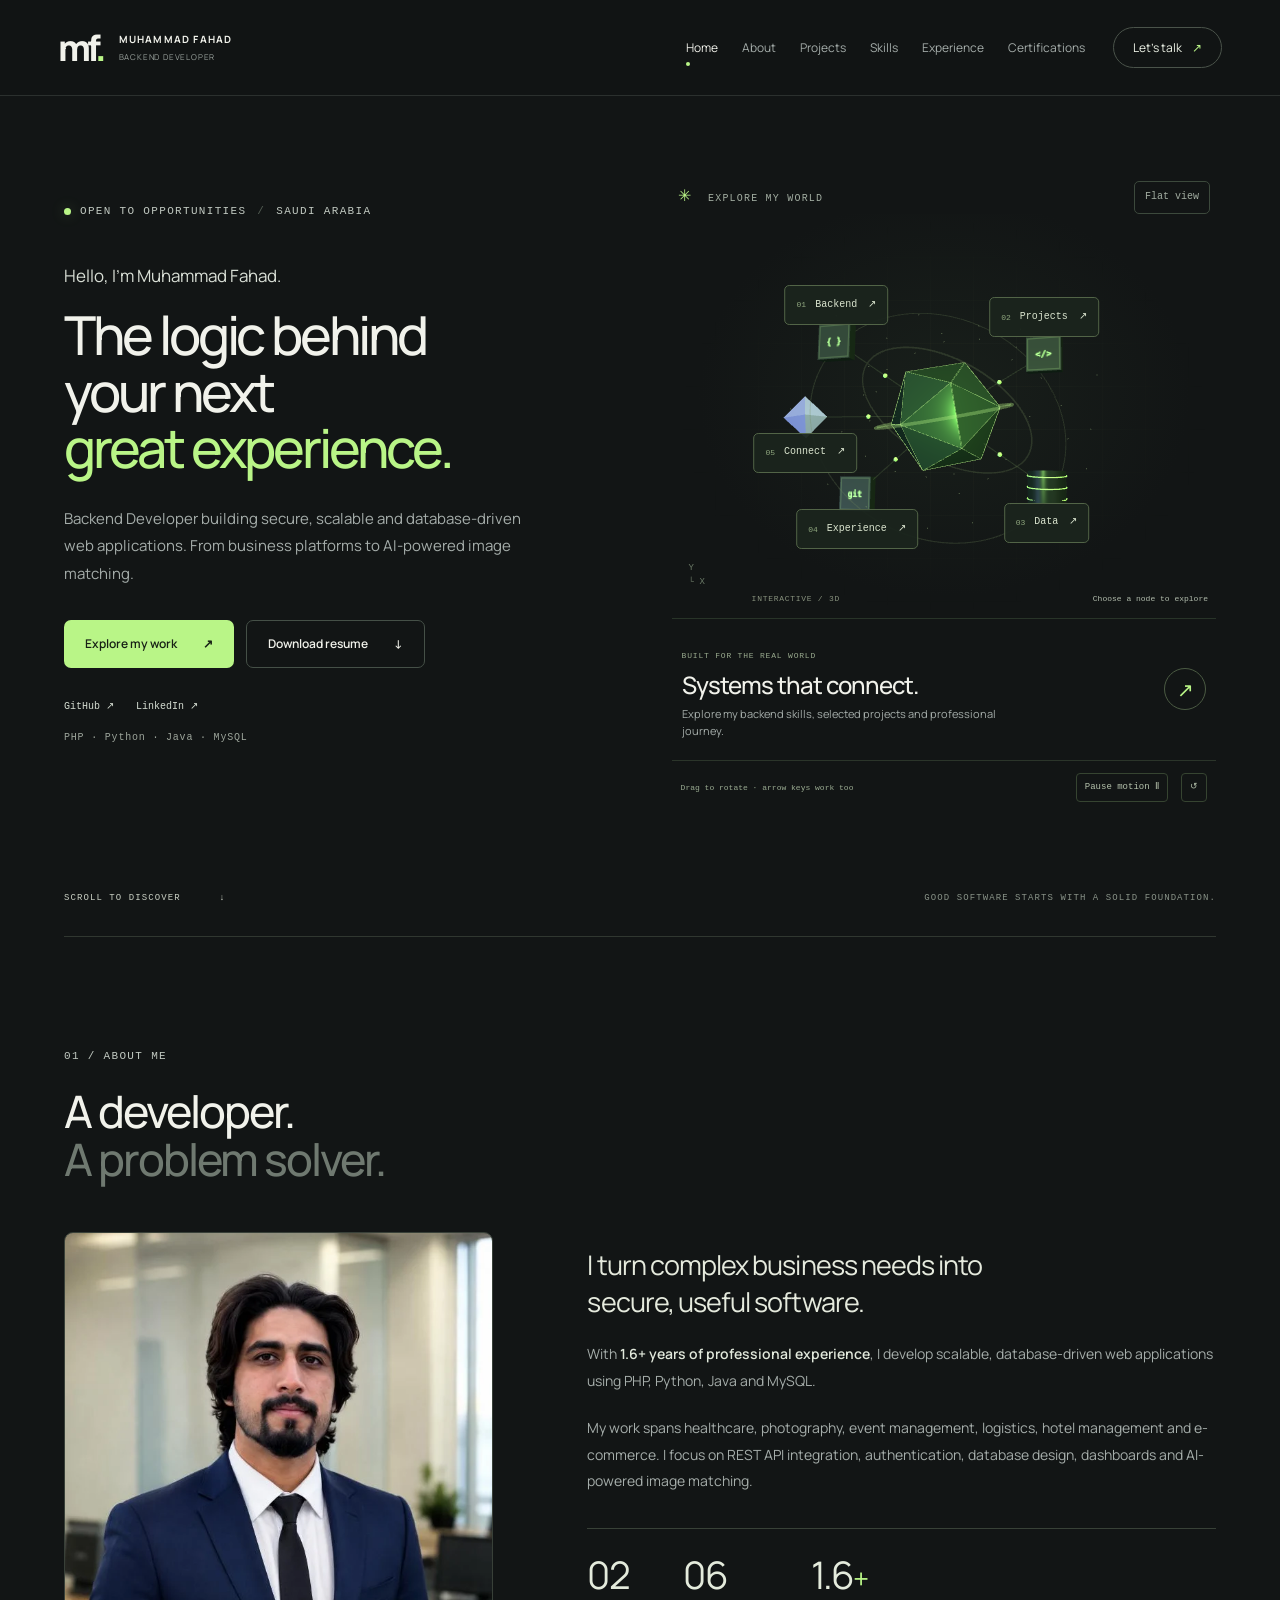
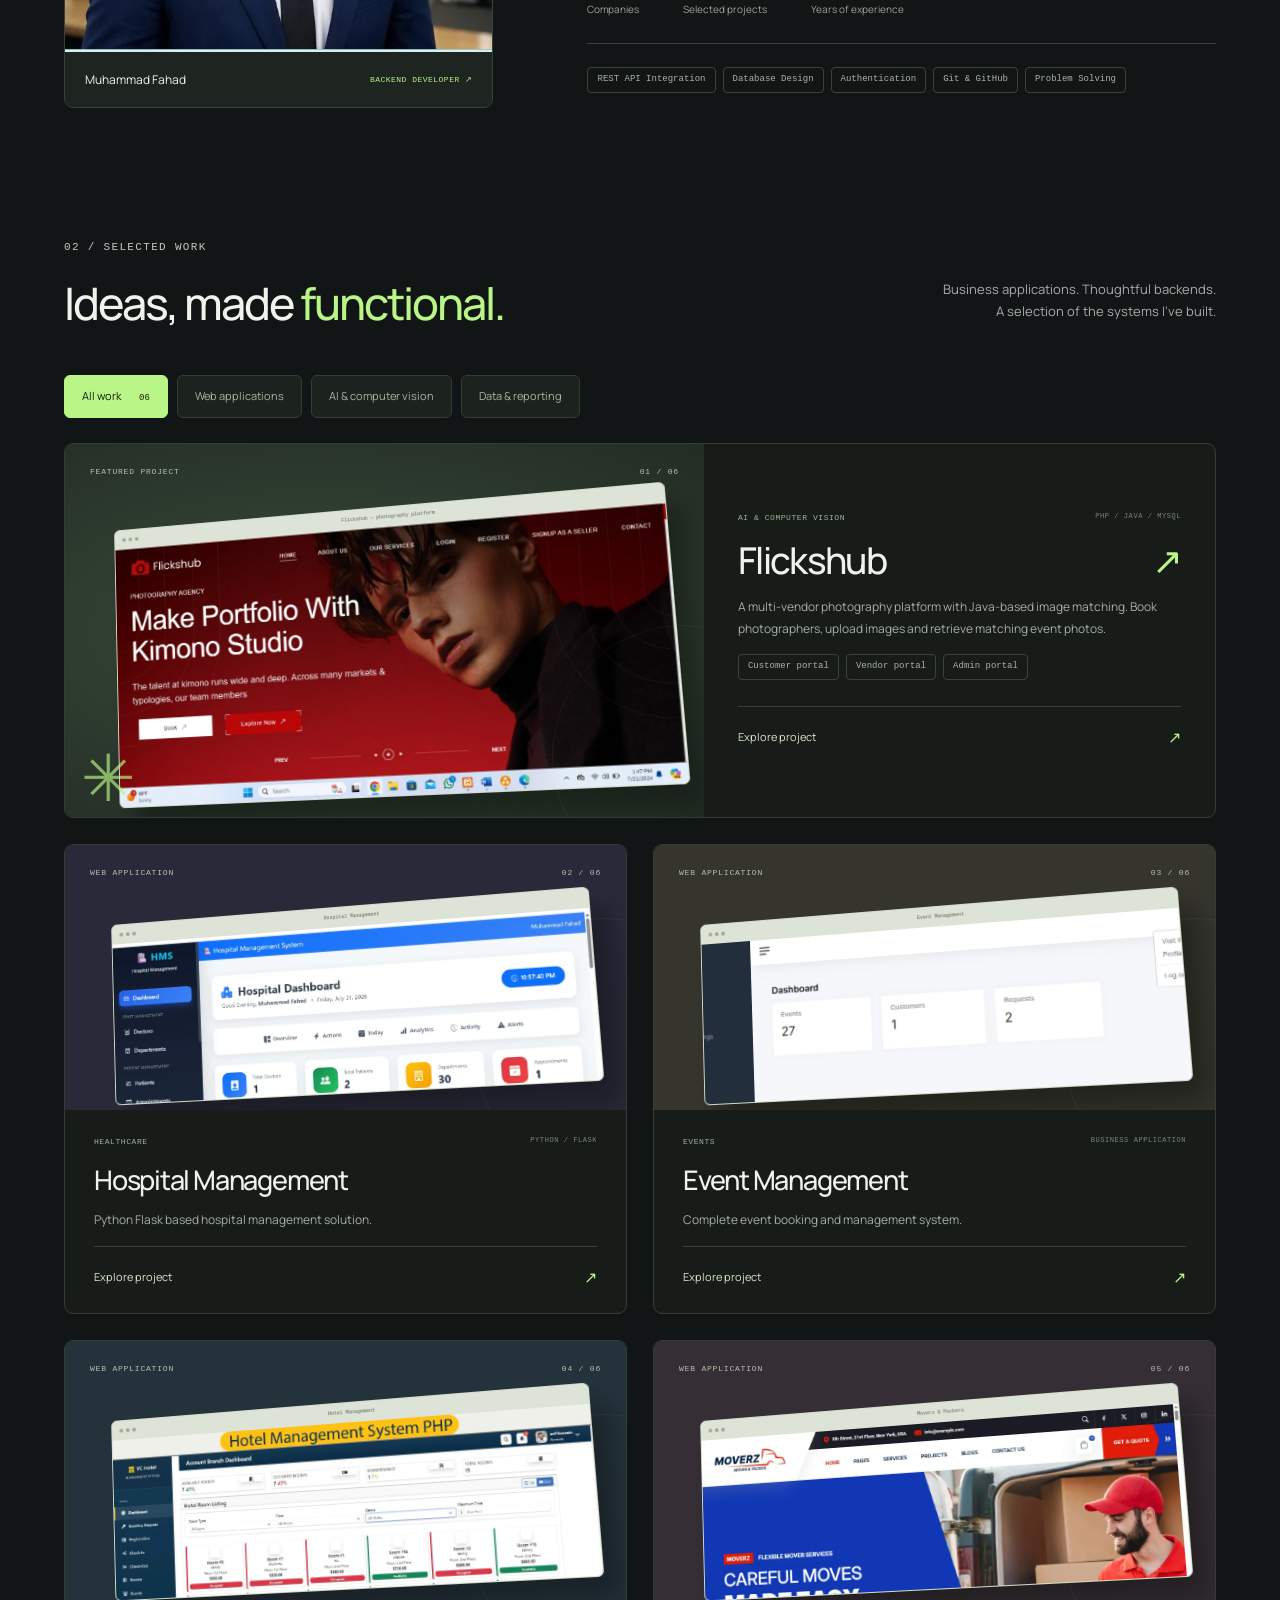
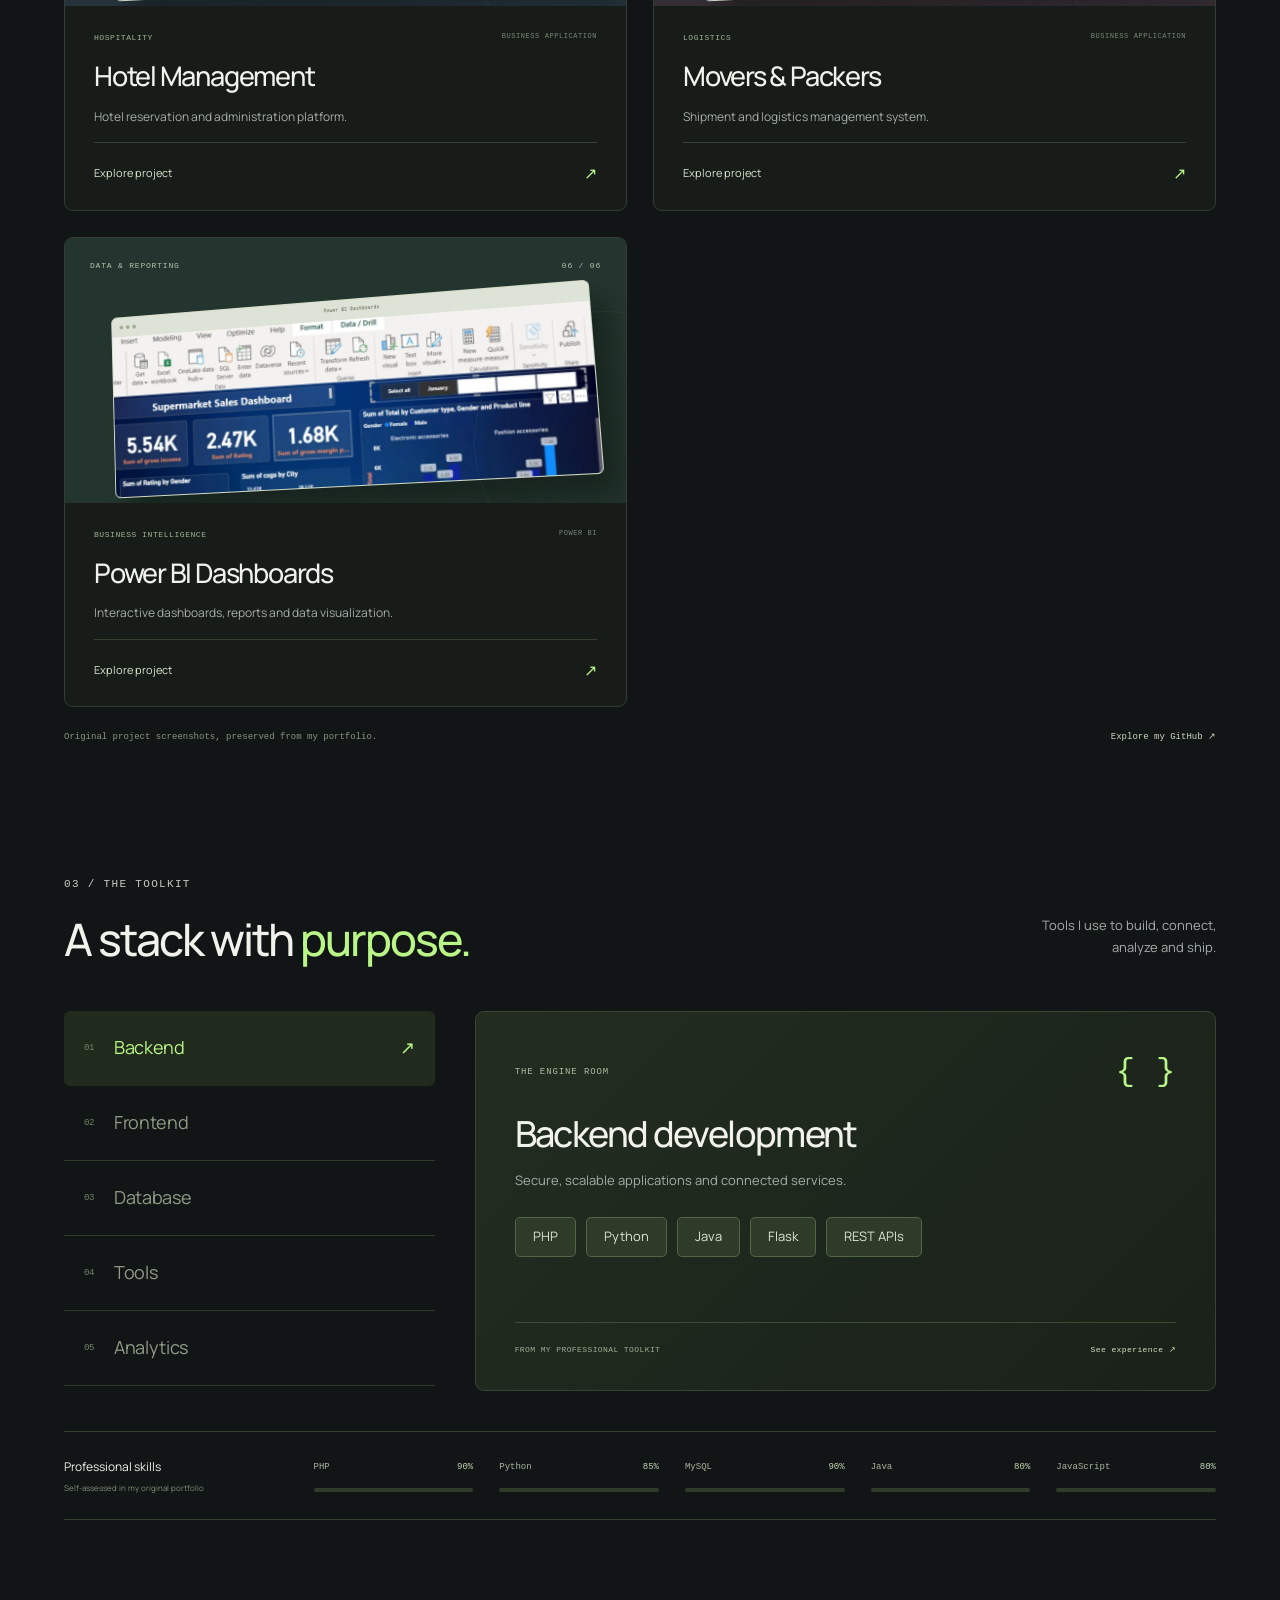
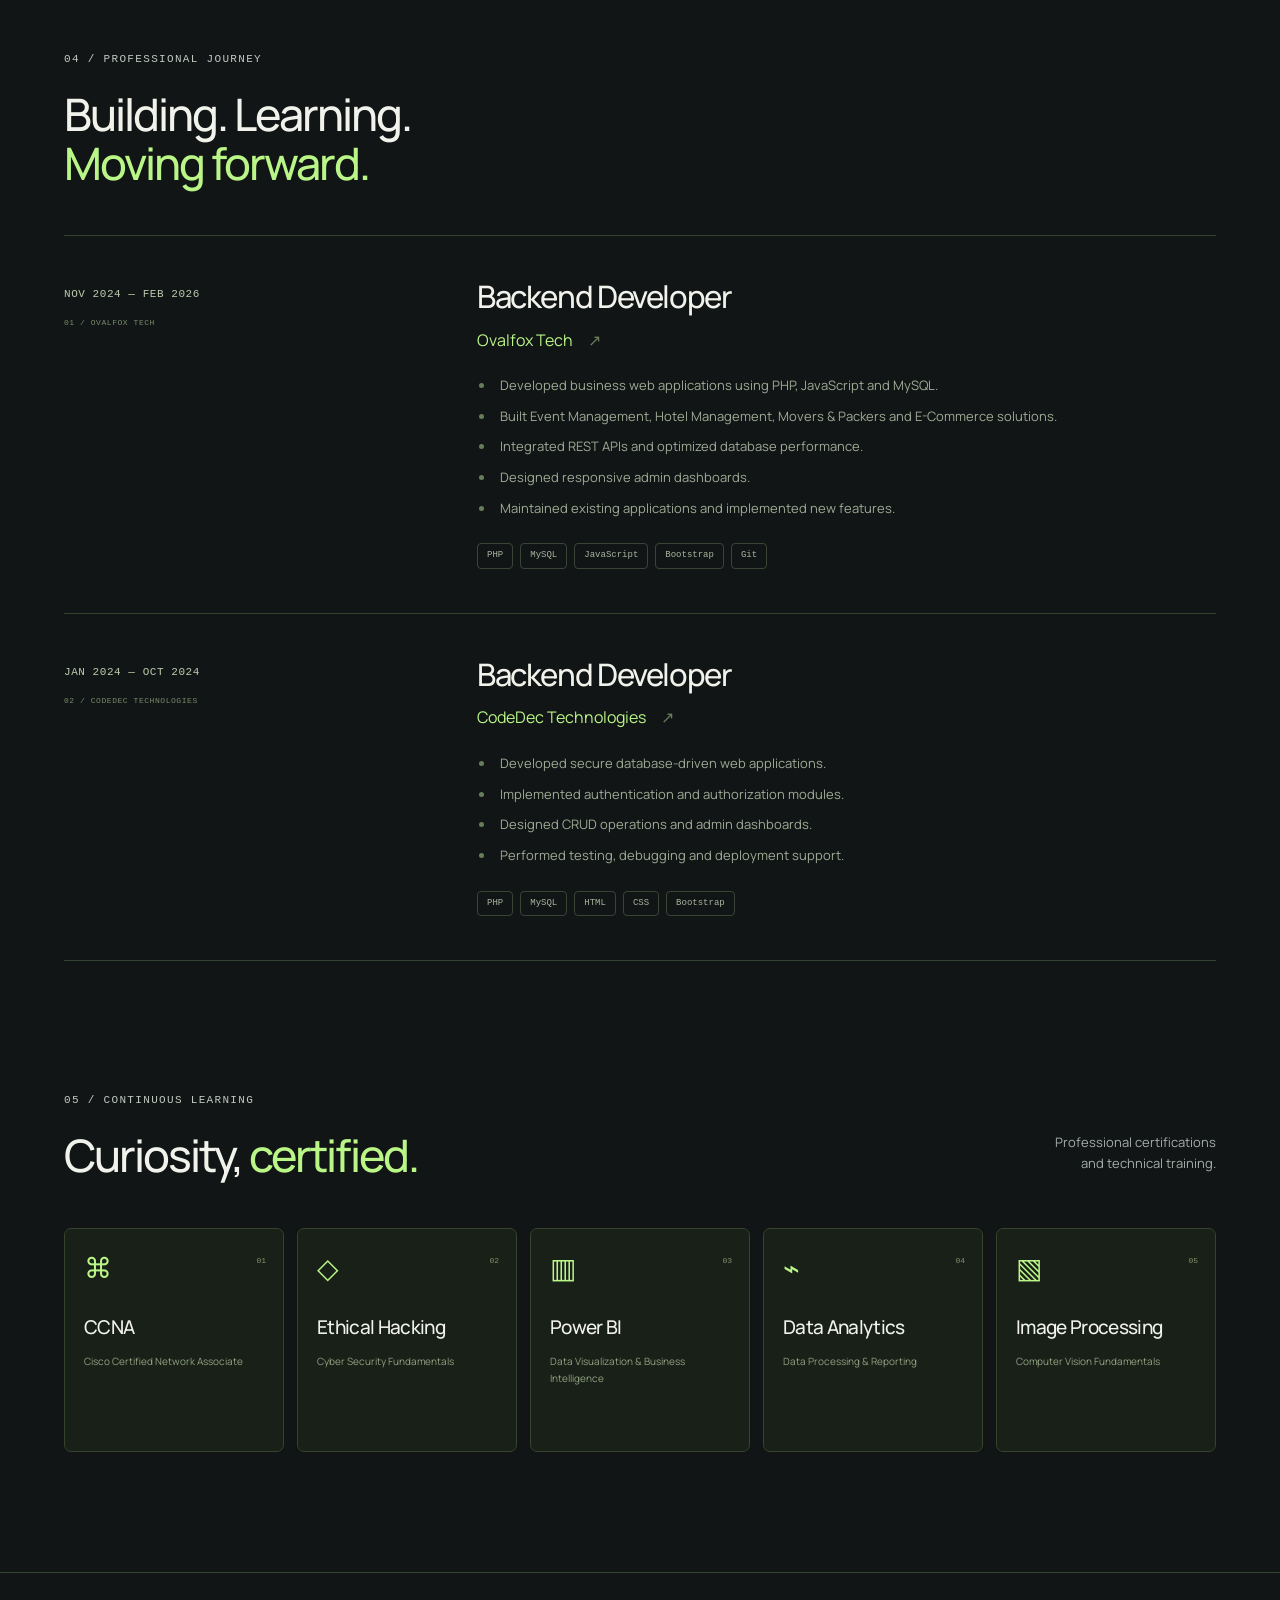
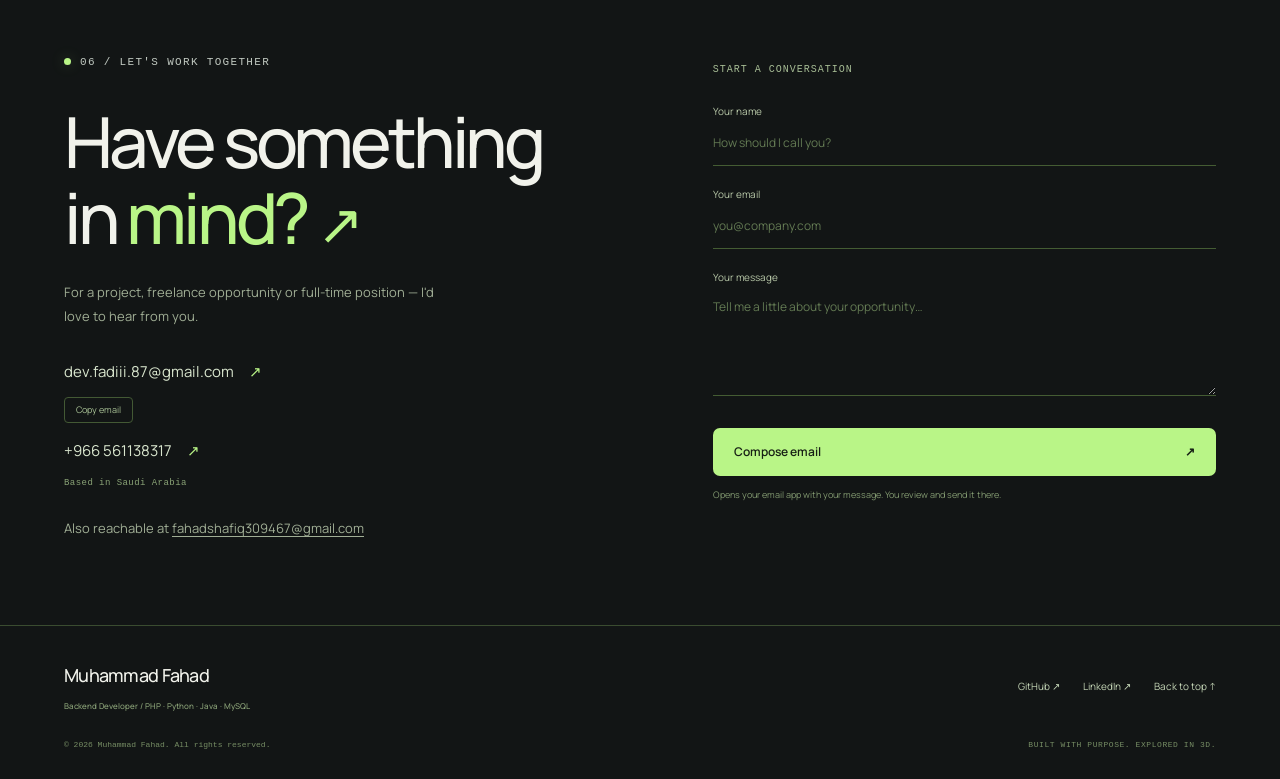
<file: index.html>
<!doctype html>
<html lang="en">
<head>
  <meta charset="UTF-8">
  <meta name="viewport" content="width=device-width, initial-scale=1">
  <meta name="theme-color" content="#121515">
  <meta name="robots" content="noindex, nofollow">
  <meta name="description" content="Muhammad Fahad's interactive portfolio: backend development, REST APIs, database-driven applications and AI image matching with PHP, Python, Java and MySQL.">
  <title>Muhammad Fahad — Backend Developer</title>
  <link rel="icon" type="image/svg+xml" href="assets/fadiii-favicon.svg">
  <link rel="alternate icon" type="image/png" href="assets/favicon.png">
  <link rel="stylesheet" href="styles.css">
  <script type="module" src="app.js"></script>
  <noscript><style>.scene-fallback{display:grid}#view-toggle,.scene-controls{display:none}</style></noscript>
</head>
<body>
  <a class="skip-link" href="#main">Skip to content</a>
  <header class="site-header">
    <a class="brand" href="#home" aria-label="Muhammad Fahad, home"><span class="monogram">mf<span>.</span></span><span class="brand-name">MUHAMMAD FAHAD<br><small>BACKEND DEVELOPER</small></span></a>
    <button class="menu-toggle" aria-controls="navigation" aria-expanded="false" aria-label="Open navigation"><span></span><span></span></button>
    <nav id="navigation" aria-label="Main navigation">
      <a href="#home" class="active">Home</a><a href="#about">About</a><a href="#projects">Projects</a><a href="#skills">Skills</a><a href="#experience">Experience</a><a href="#certifications">Certifications</a><a href="#contact" class="nav-contact">Let's talk <span aria-hidden="true">↗</span></a>
    </nav>
  </header>
  <main id="main">
    <section class="hero section-wrap" id="home" aria-labelledby="hero-title">
      <div class="hero-content">
        <div class="eyebrow"><span class="status-dot"></span> OPEN TO OPPORTUNITIES <span class="eyebrow-separator">/</span> SAUDI ARABIA</div>
        <p class="hello">Hello, I'm Muhammad Fahad.</p>
        <h1 id="hero-title">The logic behind<br>your next<br><em>great experience.</em></h1>
        <p class="hero-summary">Backend Developer building secure, scalable and database-driven web applications. From business platforms to AI-powered image matching.</p>
        <div class="hero-actions"><a class="button primary" href="#projects">Explore my work <span aria-hidden="true">↗</span></a><a class="button secondary" href="assets/Fahad_Resume.pdf" download="Muhammad_Fahad_Resume.pdf">Download resume <span aria-hidden="true">↓</span></a></div>
        <div class="hero-social"><a href="https://github.com/FadiiiCh87" target="_blank" rel="noopener noreferrer">GitHub ↗</a><a href="https://www.linkedin.com/in/muhammad-fahad-590486263" target="_blank" rel="noopener noreferrer">LinkedIn ↗</a><span>PHP · Python · Java · MySQL</span></div>
      </div>
      <div class="explorer" id="explorer">
        <div class="scene-top"><span><span class="tiny-cross">✳</span> EXPLORE MY WORLD</span><button id="view-toggle" type="button" aria-pressed="false">Flat view</button></div>
        <div class="scene-viewport" id="scene-viewport" tabindex="0" role="group" aria-label="Interactive 3D portfolio explorer. Drag to rotate, use arrow keys to rotate, or choose a labeled node.">
          <canvas id="scene" aria-hidden="true"></canvas>
          <div class="scene-fallback" aria-hidden="true"><div class="flat-core"><span>mf.</span><small>BACKEND<br>DEVELOPER</small></div><div class="flat-orbit"></div></div>
          <div class="node-layer" id="node-layer">
            <button class="scene-node" data-node="backend" type="button"><i>01</i> Backend <span>↗</span></button>
            <button class="scene-node" data-node="projects" type="button"><i>02</i> Projects <span>↗</span></button>
            <button class="scene-node" data-node="data" type="button"><i>03</i> Data <span>↗</span></button>
            <button class="scene-node" data-node="experience" type="button"><i>04</i> Experience <span>↗</span></button>
            <button class="scene-node" data-node="contact" type="button"><i>05</i> Connect <span>↗</span></button>
          </div>
          <span class="scene-axis" aria-hidden="true">Y<br><span>└ X</span></span>
          <div class="scene-caption"><span>INTERACTIVE / 3D</span><span id="scene-hint">Choose a node to explore</span></div>
        </div>
        <div class="scene-insight" aria-live="polite"><div><span class="insight-kicker" id="insight-kicker">BUILT FOR THE REAL WORLD</span><h2 id="insight-title">Systems that connect.</h2><p id="insight-text">Explore my backend skills, selected projects and professional journey.</p></div><a href="#projects" id="insight-link" aria-label="Explore selected projects">↗</a></div>
        <div class="scene-controls"><span id="rotation-hint">Drag to rotate · arrow keys work too</span><button id="motion-toggle" type="button" aria-pressed="false">Pause motion <span aria-hidden="true">Ⅱ</span></button><button id="reset-scene" type="button" aria-label="Reset 3D view">↺</button></div>
      </div>
      <div class="hero-bottom"><a href="#about">SCROLL TO DISCOVER <span aria-hidden="true">↓</span></a><span>GOOD SOFTWARE STARTS WITH A SOLID FOUNDATION.</span></div>
    </section>

    <section id="about" class="section-wrap about-section" aria-labelledby="about-title">
      <div class="section-heading"><p class="eyebrow">01 / ABOUT ME</p><h2 id="about-title">A developer.<br><span class="muted">A problem solver.</span></h2></div>
      <div class="about-grid">
        <div class="portrait-frame"><img src="assets/profile.webp" width="622" height="618" alt="Muhammad Fahad" loading="lazy"><div class="portrait-caption"><span>Muhammad Fahad</span><span>BACKEND DEVELOPER ↗</span></div></div>
        <div class="about-copy"><p class="large-copy">I turn complex business needs into secure, useful software.</p><p>With <strong>1.6+ years of professional experience</strong>, I develop scalable, database-driven web applications using PHP, Python, Java and MySQL.</p><p>My work spans healthcare, photography, event management, logistics, hotel management and e-commerce. I focus on REST API integration, authentication, database design, dashboards and AI-powered image matching.</p><div class="stat-row"><div><strong>02</strong><span>Companies</span></div><div><strong>06</strong><span>Selected projects</span></div><div><strong>1.6<span>+</span></strong><span>Years of experience</span></div></div><div class="tag-list about-tags"><span>REST API Integration</span><span>Database Design</span><span>Authentication</span><span>Git & GitHub</span><span>Problem Solving</span></div></div>
      </div>
    </section>

    <section id="projects" class="section-wrap projects-section" aria-labelledby="projects-title">
      <div class="section-heading split-heading"><div><p class="eyebrow">02 / SELECTED WORK</p><h2 id="projects-title">Ideas, made <em>functional.</em></h2></div><p>Business applications. Thoughtful backends.<br>A selection of the systems I've built.</p></div>
      <div class="filter-row" role="group" aria-label="Filter projects"><button data-filter="all" class="filter active" aria-pressed="true">All work <span>06</span></button><button data-filter="web" class="filter" aria-pressed="false">Web applications</button><button data-filter="ai" class="filter" aria-pressed="false">AI & computer vision</button><button data-filter="data" class="filter" aria-pressed="false">Data & reporting</button><span id="filter-status" class="sr-only" aria-live="polite"></span></div>
      <div class="project-grid" id="project-grid">
        <article class="project-card featured" data-category="ai web" data-project="flickshub"><div class="project-visual flickshub-visual"><div class="visual-label"><span>FEATURED PROJECT</span><span>01 / 06</span></div><div class="browser-frame tilt"><div class="browser-top"><i></i><i></i><i></i><span>Flickshub — photography platform</span></div><img src="assets/flickshub.webp" width="1364" height="647" alt="Original Flickshub photography platform screenshot" loading="lazy"></div><span class="visual-mark" aria-hidden="true">✳</span></div><div class="project-copy"><div class="project-meta">AI & COMPUTER VISION <span>PHP / JAVA / MYSQL</span></div><h3>Flickshub <span>↗</span></h3><p>A multi-vendor photography platform with Java-based image matching. Book photographers, upload images and retrieve matching event photos.</p><div class="tag-list"><span>Customer portal</span><span>Vendor portal</span><span>Admin portal</span></div><button class="text-button" data-open="flickshub">Explore project <span>↗</span></button></div></article>
        <article class="project-card" data-category="web" data-project="hospital"><div class="project-visual violet-visual"><div class="visual-label"><span>WEB APPLICATION</span><span>02 / 06</span></div><div class="browser-frame tilt"><div class="browser-top"><i></i><i></i><i></i><span>Hospital Management</span></div><img src="assets/hospital.webp" width="1365" height="612" alt="Original hospital management application screenshot" loading="lazy"></div></div><div class="project-copy"><div class="project-meta">HEALTHCARE <span>PYTHON / FLASK</span></div><h3>Hospital Management</h3><p>Python Flask based hospital management solution.</p><button class="text-button" data-open="hospital">Explore project <span>↗</span></button></div></article>
        <article class="project-card" data-category="web" data-project="event"><div class="project-visual sand-visual"><div class="visual-label"><span>WEB APPLICATION</span><span>03 / 06</span></div><div class="browser-frame tilt"><div class="browser-top"><i></i><i></i><i></i><span>Event Management</span></div><img src="assets/powerbi.webp" width="1352" height="369" alt="Original portfolio image for Event Management" loading="lazy"></div></div><div class="project-copy"><div class="project-meta">EVENTS <span>BUSINESS APPLICATION</span></div><h3>Event Management</h3><p>Complete event booking and management system.</p><button class="text-button" data-open="event">Explore project <span>↗</span></button></div></article>
        <article class="project-card" data-category="web" data-project="hotel"><div class="project-visual blue-visual"><div class="visual-label"><span>WEB APPLICATION</span><span>04 / 06</span></div><div class="browser-frame tilt"><div class="browser-top"><i></i><i></i><i></i><span>Hotel Management</span></div><img src="assets/Hotel-Management-System.webp" width="1280" height="720" alt="Original hotel management platform screenshot" loading="lazy"></div></div><div class="project-copy"><div class="project-meta">HOSPITALITY <span>BUSINESS APPLICATION</span></div><h3>Hotel Management</h3><p>Hotel reservation and administration platform.</p><button class="text-button" data-open="hotel">Explore project <span>↗</span></button></div></article>
        <article class="project-card" data-category="web" data-project="movers"><div class="project-visual rose-visual"><div class="visual-label"><span>WEB APPLICATION</span><span>05 / 06</span></div><div class="browser-frame tilt"><div class="browser-top"><i></i><i></i><i></i><span>Movers & Packers</span></div><img src="assets/movers.webp" width="1360" height="544" alt="Original movers and packers logistics platform screenshot" loading="lazy"></div></div><div class="project-copy"><div class="project-meta">LOGISTICS <span>BUSINESS APPLICATION</span></div><h3>Movers & Packers</h3><p>Shipment and logistics management system.</p><button class="text-button" data-open="movers">Explore project <span>↗</span></button></div></article>
        <article class="project-card" data-category="data" data-project="powerbi"><div class="project-visual green-visual"><div class="visual-label"><span>DATA & REPORTING</span><span>06 / 06</span></div><div class="browser-frame tilt"><div class="browser-top"><i></i><i></i><i></i><span>Power BI Dashboards</span></div><img src="assets/power1.webp" width="1000" height="750" alt="Original Power BI reporting dashboard image" loading="lazy"></div></div><div class="project-copy"><div class="project-meta">BUSINESS INTELLIGENCE <span>POWER BI</span></div><h3>Power BI Dashboards</h3><p>Interactive dashboards, reports and data visualization.</p><button class="text-button" data-open="powerbi">Explore project <span>↗</span></button></div></article>
      </div>
      <div class="section-footnote"><span>Original project screenshots, preserved from my portfolio.</span><a href="https://github.com/FadiiiCh87" target="_blank" rel="noopener noreferrer">Explore my GitHub ↗</a></div>
    </section>

    <section id="skills" class="section-wrap skills-section" aria-labelledby="skills-title">
      <div class="section-heading split-heading"><div><p class="eyebrow">03 / THE TOOLKIT</p><h2 id="skills-title">A stack with <em>purpose.</em></h2></div><p>Tools I use to build, connect,<br>analyze and ship.</p></div>
      <div class="skills-layout"><div class="skill-tabs" role="tablist" aria-label="Skill categories" aria-orientation="vertical"><button id="tab-backend" role="tab" aria-selected="true" aria-controls="skill-panel" data-skill="backend"><span>01</span> Backend <i>↗</i></button><button id="tab-frontend" role="tab" aria-selected="false" aria-controls="skill-panel" tabindex="-1" data-skill="frontend"><span>02</span> Frontend <i>↗</i></button><button id="tab-database" role="tab" aria-selected="false" aria-controls="skill-panel" tabindex="-1" data-skill="database"><span>03</span> Database <i>↗</i></button><button id="tab-tools" role="tab" aria-selected="false" aria-controls="skill-panel" tabindex="-1" data-skill="tools"><span>04</span> Tools <i>↗</i></button><button id="tab-analytics" role="tab" aria-selected="false" aria-controls="skill-panel" tabindex="-1" data-skill="analytics"><span>05</span> Analytics <i>↗</i></button></div><div class="skill-panel" id="skill-panel" role="tabpanel" aria-labelledby="tab-backend" tabindex="0"><div class="skill-panel-top"><span id="skill-label">THE ENGINE ROOM</span><span aria-hidden="true">{ }</span></div><h3 id="skill-title">Backend development</h3><p id="skill-description">Secure, scalable applications and connected services.</p><div class="skill-chips" id="skill-chips"><span>PHP</span><span>Python</span><span>Java</span><span>Flask</span><span>REST APIs</span></div><div class="skill-footer"><span>FROM MY PROFESSIONAL TOOLKIT</span><a href="#experience">See experience ↗</a></div></div></div>
      <div class="proficiency"><span class="proficiency-label">Professional skills<span>Self-assessed in my original portfolio</span></span><div><span>PHP <strong>90%</strong></span><meter aria-label="PHP self-assessed proficiency" min="0" max="100" value="90">90%</meter></div><div><span>Python <strong>85%</strong></span><meter aria-label="Python self-assessed proficiency" min="0" max="100" value="85">85%</meter></div><div><span>MySQL <strong>90%</strong></span><meter aria-label="MySQL self-assessed proficiency" min="0" max="100" value="90">90%</meter></div><div><span>Java <strong>80%</strong></span><meter aria-label="Java self-assessed proficiency" min="0" max="100" value="80">80%</meter></div><div><span>JavaScript <strong>80%</strong></span><meter aria-label="JavaScript self-assessed proficiency" min="0" max="100" value="80">80%</meter></div></div>
    </section>

    <section id="experience" class="section-wrap experience-section" aria-labelledby="experience-title">
      <div class="section-heading"><p class="eyebrow">04 / PROFESSIONAL JOURNEY</p><h2 id="experience-title">Building. Learning.<br><em>Moving forward.</em></h2></div>
      <div class="timeline"><article class="experience-row"><div class="experience-date">NOV 2024 — FEB 2026<span>01 / OVALFOX TECH</span></div><div><h3>Backend Developer</h3><p class="company">Ovalfox Tech <span>↗</span></p><ul><li>Developed business web applications using PHP, JavaScript and MySQL.</li><li>Built Event Management, Hotel Management, Movers & Packers and E-Commerce solutions.</li><li>Integrated REST APIs and optimized database performance.</li><li>Designed responsive admin dashboards.</li><li>Maintained existing applications and implemented new features.</li></ul><div class="tag-list"><span>PHP</span><span>MySQL</span><span>JavaScript</span><span>Bootstrap</span><span>Git</span></div></div></article><article class="experience-row"><div class="experience-date">JAN 2024 — OCT 2024<span>02 / CODEDEC TECHNOLOGIES</span></div><div><h3>Backend Developer</h3><p class="company">CodeDec Technologies <span>↗</span></p><ul><li>Developed secure database-driven web applications.</li><li>Implemented authentication and authorization modules.</li><li>Designed CRUD operations and admin dashboards.</li><li>Performed testing, debugging and deployment support.</li></ul><div class="tag-list"><span>PHP</span><span>MySQL</span><span>HTML</span><span>CSS</span><span>Bootstrap</span></div></div></article></div>
    </section>

    <section id="certifications" class="section-wrap certifications-section" aria-labelledby="certifications-title">
      <div class="section-heading split-heading"><div><p class="eyebrow">05 / CONTINUOUS LEARNING</p><h2 id="certifications-title">Curiosity, <em>certified.</em></h2></div><p>Professional certifications<br>and technical training.</p></div>
      <div class="certificate-grid"><article class="certificate"><span class="cert-icon" aria-hidden="true">⌘</span><span class="cert-number">01</span><h3>CCNA</h3><p>Cisco Certified Network Associate</p></article><article class="certificate"><span class="cert-icon" aria-hidden="true">◇</span><span class="cert-number">02</span><h3>Ethical Hacking</h3><p>Cyber Security Fundamentals</p></article><article class="certificate"><span class="cert-icon" aria-hidden="true">▥</span><span class="cert-number">03</span><h3>Power BI</h3><p>Data Visualization & Business Intelligence</p></article><article class="certificate"><span class="cert-icon" aria-hidden="true">⌁</span><span class="cert-number">04</span><h3>Data Analytics</h3><p>Data Processing & Reporting</p></article><article class="certificate"><span class="cert-icon" aria-hidden="true">▧</span><span class="cert-number">05</span><h3>Image Processing</h3><p>Computer Vision Fundamentals</p></article></div>
    </section>

    <section id="contact" class="section-wrap contact-section" aria-labelledby="contact-title">
      <div class="contact-intro"><p class="eyebrow"><span class="status-dot"></span> 06 / LET'S WORK TOGETHER</p><h2 id="contact-title">Have something<br>in <em>mind?</em> <span aria-hidden="true">↗</span></h2><p>For a project, freelance opportunity or full-time position — I'd love to hear from you.</p><div class="contact-links"><a href="mailto:dev.fadiii.87@gmail.com">dev.fadiii.87@gmail.com <span>↗</span></a><button id="copy-email" class="copy-button" type="button">Copy email</button><a href="tel:+966561138317">+966 561138317 <span>↗</span></a><span class="contact-location">Based in Saudi Arabia</span></div><p class="alternate-email">Also reachable at <a href="mailto:fahadshafiq309467@gmail.com">fahadshafiq309467@gmail.com</a></p></div>
      <form id="contact-form" class="contact-form"><p class="form-label">START A CONVERSATION</p><label for="contact-name">Your name<input id="contact-name" name="name" autocomplete="name" placeholder="How should I call you?" required maxlength="100"></label><label for="contact-email">Your email<input id="contact-email" name="email" type="email" autocomplete="email" placeholder="you@company.com" required maxlength="200"></label><label for="contact-message">Your message<textarea id="contact-message" name="message" rows="4" placeholder="Tell me a little about your opportunity…" required maxlength="4000"></textarea></label><button class="button primary" type="submit">Compose email <span aria-hidden="true">↗</span></button><p class="form-note">Opens your email app with your message. You review and send it there.</p><p id="form-status" aria-live="polite"></p></form>
    </section>
  </main>
  <footer class="site-footer section-wrap"><a class="footer-brand" href="#home">Muhammad Fahad<span>Backend Developer / PHP · Python · Java · MySQL</span></a><div><a href="https://github.com/FadiiiCh87" target="_blank" rel="noopener noreferrer">GitHub ↗</a><a href="https://www.linkedin.com/in/muhammad-fahad-590486263" target="_blank" rel="noopener noreferrer">LinkedIn ↗</a><a href="#home">Back to top ↑</a></div><p>© <span id="year">2026</span> Muhammad Fahad. All rights reserved.</p><span class="footer-note">BUILT WITH PURPOSE. EXPLORED IN 3D.</span></footer>
  <dialog id="project-dialog" aria-labelledby="dialog-title"><div class="dialog-top"><span>PROJECT OVERVIEW</span><button id="dialog-close" type="button" aria-label="Close project overview">×</button></div><img id="dialog-image" src="assets/flickshub.webp" alt="Flickshub — original portfolio image"><div class="dialog-copy"><span id="dialog-category" class="eyebrow"></span><h2 id="dialog-title"></h2><p id="dialog-description"></p><div class="tag-list" id="dialog-tags"></div><div class="dialog-actions"><a class="button primary" id="dialog-project-link" href="https://github.com/FadiiiCh87" target="_blank" rel="noopener noreferrer">GitHub profile ↗</a><a class="button secondary" href="#contact" id="dialog-contact">Discuss this project ↗</a></div></div></dialog>
  <div class="toast" id="toast" role="status"></div>
</body>
</html>
</file>
<file: styles.css>
@font-face{font-family:Portfolio;src:url("assets/manrope.woff2") format("woff2");font-weight:200 800;font-display:swap}*{box-sizing:border-box}html{scroll-behavior:smooth;scroll-padding-top:100px}body{margin:0;background:#121515;color:#f1f2eb;font-family:Portfolio,Arial,Helvetica,sans-serif;font-size:16px;line-height:1.65;-webkit-font-smoothing:antialiased}::selection{background:#b9f587;color:#121515}a{color:inherit;text-decoration:none}button,input,textarea{font:inherit}button,a,input,textarea{-webkit-tap-highlight-color:transparent}button{cursor:pointer}button{color:inherit}button:focus-visible,a:focus-visible,input:focus-visible,textarea:focus-visible,[tabindex]:focus-visible{outline:2px solid #b9f587;outline-offset:5px}img{max-width:100%;display:block}button{border:0}h1,h2,h3,p{margin:0}h1,h2,h3{line-height:1.08;font-weight:500;letter-spacing:-.045em}em{font-style:normal;color:#b9f587}p{color:#a5adaa}strong{font-weight:600}section{scroll-margin-top:20px}.section-wrap{max-width:1440px;margin:auto;padding-left:64px;padding-right:64px}.eyebrow{font-family:monospace;letter-spacing:.12em;font-size:11px;color:#c1c9c1;display:flex;align-items:center;gap:9px}.status-dot{display:inline-block;width:7px;height:7px;border-radius:50%;background:#b9f587;box-shadow:0 0 14px #b9f58744}.site-header{height:96px;display:flex;align-items:center;justify-content:space-between;border-bottom:1px solid #2b302e;padding:0 4.5%;background:#121515f5;position:sticky;top:0;z-index:30;backdrop-filter:blur(18px);gap:24px}.brand{display:flex;align-items:center;gap:16px;flex-shrink:0}.monogram{font-weight:800;font-size:36px;line-height:1;letter-spacing:-4px}.monogram span{color:#b9f587}.brand-name{font-size:10px;letter-spacing:.12em;line-height:1.7;font-weight:700}.brand-name small{font-size:8px;color:#9aa29d;font-weight:400;letter-spacing:.1em}nav{display:flex;align-items:center;gap:24px}nav a{font-size:12px;color:#a5adaa;position:relative;padding:9px 0}nav a:hover,nav a.active{color:#f1f2eb}nav a.active:after{content:"";position:absolute;bottom:0;left:0;background:#b9f587;width:4px;height:4px;border-radius:50%}.nav-contact{border:1px solid #4a534a;border-radius:30px;padding:10px 19px!important;color:#eef3e7!important;margin-left:4px}.nav-contact span{margin-left:8px;color:#b9f587}.menu-toggle{display:none}.hero{position:relative;padding-top:70px;display:grid;grid-template-columns:1.05fr 1fr;gap:36px;min-height:780px}.hero-content{padding-top:36px}.eyebrow-separator{color:#535d53;margin:0 2px}.hello{margin-top:42px;margin-bottom:17px;font-size:17px;color:#d9dfd6}h1{font-size:clamp(44px,4.2vw,66px);letter-spacing:-.057em;line-height:1.05}h1 em{display:inline-block}.hero-summary{max-width:470px;font-size:15px;margin-top:28px;line-height:1.85}.hero-actions{display:flex;gap:12px;margin-top:32px;flex-wrap:wrap}.button{display:inline-flex;align-items:center;justify-content:space-between;gap:26px;border-radius:7px;padding:14px 21px;font-size:12px;font-weight:600;line-height:1.5;transition:background .2s,transform .2s;min-height:48px}.button:hover{transform:translateY(-2px)}.primary{background:#b9f587;color:#172015}.primary:hover{background:#d2ffae}.secondary{border:1px solid #455047;background:transparent;color:#f1f2eb}.secondary:hover{background:#253024}.hero-social{display:flex;flex-wrap:wrap;gap:22px;font-family:monospace;font-size:10px;margin-top:31px;color:#9da59b}.hero-social a{color:#d4dcd1}.hero-social a:hover{color:#b9f587}.hero-social>span{width:100%;margin-top:-7px;letter-spacing:.08em}.hero-bottom{grid-column:1/-1;display:flex;justify-content:space-between;align-items:center;padding:25px 0 30px;border-bottom:1px solid #303730;font-family:monospace;font-size:9px;letter-spacing:.12em;color:#899388;margin-top:16px}.hero-bottom a{color:#cad0c4}.hero-bottom a span{margin-left:32px}.explorer{position:relative;min-width:0;padding-top:15px}.scene-top{display:flex;justify-content:space-between;align-items:center;font-family:monospace;font-size:10px;letter-spacing:.12em;padding:0 6px;color:#a2ada1}.tiny-cross{color:#b9f587;font-size:16px;margin-right:9px}.scene-top button{border:1px solid #3c493c;padding:7px 10px;border-radius:5px;background:transparent;font-size:10px;letter-spacing:0}.scene-top button:hover{background:#263226}.scene-viewport{height:405px;position:relative;overflow:hidden;isolation:isolate;background:radial-gradient(ellipse at 50% 45%,#26342655,transparent 64%);border-bottom:1px solid #283428;touch-action:pan-y}.scene-viewport:before{content:"";position:absolute;inset:0;z-index:-1;background-image:linear-gradient(#697d5611 1px,transparent 1px),linear-gradient(90deg,#697d5611 1px,transparent 1px);background-size:43px 43px;mask-image:radial-gradient(ellipse,black,transparent 70%)}#scene{width:100%;height:100%;display:block;cursor:grab}#scene.dragging{cursor:grabbing}.node-layer{position:absolute;inset:0;pointer-events:none}.scene-node{position:absolute;pointer-events:auto;background:#1b251def;border:1px solid #526447;color:#dbe5cf;display:flex;gap:9px;align-items:center;font-family:monospace;font-size:10px;padding:9px 11px;border-radius:5px;white-space:nowrap;transform:translate(-50%,-50%);min-height:40px;transition:background .2s,border-color .2s}.scene-node:hover,.scene-node.selected{background:#b9f587;color:#172015;border-color:#b9f587}.scene-node i{font-style:normal;color:#90a77f;font-size:8px}.scene-node:hover i,.scene-node.selected i{color:#4d6240}.scene-node span{margin-left:2px}.scene-node:nth-child(1){left:25%;top:24%}.scene-node:nth-child(2){left:77%;top:30%}.scene-node:nth-child(3){left:76%;top:70%}.scene-node:nth-child(4){left:27%;top:78%}.scene-node:nth-child(5){left:25%;top:48%}.scene-axis{position:absolute;bottom:28px;left:17px;font-family:monospace;font-size:9px;line-height:1.6;color:#6a7966}.scene-caption{position:absolute;bottom:12px;right:8px;left:80px;display:flex;justify-content:space-between;font-family:monospace;letter-spacing:.09em;font-size:8px;color:#88927e}.scene-caption span:last-child{letter-spacing:0;color:#b1bcac}.scene-insight{display:flex;align-items:center;justify-content:space-between;padding:20px 10px;gap:16px;min-height:127px}.insight-kicker{font-family:monospace;letter-spacing:.1em;font-size:8px;color:#9aab8f}.scene-insight h2{font-size:24px;letter-spacing:-.04em;margin:7px 0}.scene-insight p{font-size:11px;line-height:1.6;max-width:335px}.scene-insight>a{flex-shrink:0;border:1px solid #4b5b43;width:42px;height:42px;border-radius:50%;display:grid;place-items:center;color:#b9f587;font-size:20px}.scene-controls{border-top:1px solid #2b352a;display:flex;gap:13px;align-items:center;padding:12px 9px;font-family:monospace;font-size:8px;color:#9aab91;flex-wrap:wrap}.scene-controls>span{margin-right:auto}.scene-controls button{background:none;color:#b5c2ac;border:1px solid #364431;border-radius:4px;padding:6px 8px;font-size:9px}.scene-fallback{display:none;position:absolute;inset:0;place-items:center;pointer-events:none}.flat-core{width:130px;height:150px;background:linear-gradient(135deg,#b9f587,#3e6442);border-radius:28px;transform:rotate(-12deg);display:flex;flex-direction:column;align-items:center;justify-content:center;color:#172117;box-shadow:17px 24px 0 #253429,30px 39px 0 #1b251c,0 0 90px #a6fc5733;position:relative;z-index:1}.flat-core>span{font-size:58px;font-weight:800;letter-spacing:-7px;line-height:1}.flat-core small{font-family:monospace;font-size:8px;line-height:1.5;text-align:center;margin-top:12px;letter-spacing:.1em}.flat-orbit{position:absolute;width:75%;height:70%;border:1px solid #769c4933;border-radius:50%;transform:rotate(-25deg)}.flat-mode #scene{display:none}.flat-mode .scene-fallback{display:grid}.about-section,.projects-section,.skills-section,.experience-section,.certifications-section{padding-top:110px;padding-bottom:20px}.section-heading{margin-bottom:48px}.section-heading h2{font-size:clamp(34px,3.5vw,51px);margin-top:22px}.muted{color:#6f7970}.split-heading{display:flex;align-items:flex-end;justify-content:space-between;gap:30px}.split-heading>p{font-size:13px;text-align:right;margin-bottom:5px}.about-grid{display:grid;grid-template-columns:.82fr 1.2fr;gap:94px;align-items:center}.portrait-frame{background:#242b26;overflow:hidden;border:1px solid #384038;border-radius:9px;position:relative}.portrait-frame img{width:100%;height:auto;aspect-ratio:1.02;object-fit:cover}.portrait-caption{display:flex;justify-content:space-between;align-items:center;padding:18px 20px;background:#1e2520;font-size:12px}.portrait-caption span:last-child{font-family:monospace;font-size:8px;color:#b9f587;letter-spacing:.06em}.about-copy>p{font-size:14px;line-height:1.9;margin-bottom:21px}.about-copy .large-copy{font-size:27px;line-height:1.35;color:#e5eadd;letter-spacing:-.035em;max-width:450px}.about-copy strong{color:#e1e8db}.stat-row{display:flex;gap:44px;margin-top:33px;padding:26px 0;border-top:1px solid #384137;border-bottom:1px solid #384137}.stat-row>div{display:flex;flex-direction:column;gap:8px}.stat-row strong{font-size:38px;font-weight:400;line-height:1;color:#e4ebdc;letter-spacing:-.05em}.stat-row strong span{font-size:28px;color:#b9f587}.stat-row>div>span{font-size:10px;color:#9aa591}.tag-list{display:flex;flex-wrap:wrap;gap:7px}.tag-list>span{font-family:monospace;font-size:9px;border:1px solid #3a4436;border-radius:4px;padding:5px 9px;color:#a9b49f;line-height:1.5}.about-tags{margin-top:23px}.filter-row{display:flex;gap:9px;margin-bottom:25px;flex-wrap:wrap}.filter{background:#1c221e;color:#aab5a2;border:1px solid #333e30;border-radius:6px;font-size:11px;min-height:43px;padding:10px 17px}.filter.active{color:#121b0e;background:#b9f587;border-color:#b9f587}.filter span{margin-left:16px;font-family:monospace;font-size:9px}.project-grid{display:grid;grid-template-columns:1fr 1fr;gap:26px}.project-card{border:1px solid #333e32;border-radius:9px;overflow:hidden;min-width:0;background:#171c18;transition:border-color .2s}.project-card:hover{border-color:#607651}.project-card.featured{grid-column:1/-1;display:grid;grid-template-columns:1.25fr 1fr}.project-visual{background:#23302a;height:265px;position:relative;padding:60px 36px 22px;overflow:hidden;perspective:950px}.project-visual:after{content:"";position:absolute;width:260px;height:260px;border:1px solid #eaffd80d;border-radius:50%;right:-110px;bottom:-70px;pointer-events:none}.featured .project-visual{height:auto;min-height:360px;display:flex;align-items:center}.flickshub-visual{background:radial-gradient(ellipse at 40% 50%,#3a493a,#222d24)}.violet-visual{background:#29293a}.sand-visual{background:#35342d}.blue-visual{background:#24323c}.rose-visual{background:#352e35}.green-visual{background:#23352e}.visual-label{position:absolute;top:21px;left:25px;right:25px;display:flex;justify-content:space-between;font-family:monospace;font-size:8px;letter-spacing:.1em;color:#b4c3ad;z-index:2}.browser-frame{background:#eef0e9;border-radius:6px;overflow:hidden;transform:rotateX(6deg) rotateY(-9deg) rotateZ(-3deg);box-shadow:16px 22px 26px #05090660;width:100%;transition:transform .25s;will-change:transform;border:1px solid #d2dac6}.browser-top{height:20px;background:#dde3d7;display:flex;align-items:center;gap:3px;padding:0 8px;color:#5b6554;font-size:5px;font-family:monospace}.browser-top i{width:4px;height:4px;border-radius:50%;background:#9daa91}.browser-top span{margin:auto}.browser-frame img{width:100%;height:166px;object-fit:cover;object-position:top}.featured .browser-frame img{height:auto;aspect-ratio:2.1;object-fit:cover}.visual-mark{position:absolute;bottom:8px;left:16px;font-size:65px;line-height:1;color:#b9f587aa}.project-copy{padding:25px 29px 23px}.featured .project-copy{padding:38px 34px;display:flex;flex-direction:column;justify-content:center}.project-meta{display:flex;justify-content:space-between;gap:10px;font-family:monospace;font-size:8px;color:#a0b493;letter-spacing:.07em}.project-meta>span{color:#798773;font-size:7px;text-align:right}.project-copy h3{font-size:27px;margin-top:17px;display:flex;justify-content:space-between;gap:10px}.featured h3{font-size:37px}.project-copy h3>span{color:#b9f587}.project-copy p{font-size:12px;line-height:1.8;margin:15px 0}.project-copy .tag-list{margin-bottom:12px}.text-button{background:none;display:flex;justify-content:space-between;align-items:center;width:100%;padding:17px 0 0;border-top:1px solid #344130;margin-top:14px;font-size:11px;color:#d9e5cf}.text-button span{color:#b9f587;font-size:16px}.text-button:hover{color:#b9f587}.section-footnote{display:flex;justify-content:space-between;gap:20px;margin-top:23px;font-family:monospace;font-size:9px;color:#87957d}.section-footnote a{color:#cad7be}.skills-layout{display:grid;grid-template-columns:.7fr 1.4fr;gap:40px}.skill-tabs{display:flex;flex-direction:column}.skill-tabs button{display:flex;align-items:center;gap:20px;background:transparent;text-align:left;padding:22px 20px;border-bottom:1px solid #303c2b;color:#8f9b86;font-size:18px;letter-spacing:-.02em;min-height:75px}.skill-tabs button>span{font-family:monospace;font-size:9px;color:#728568}.skill-tabs button i{font-style:normal;margin-left:auto;opacity:0}.skill-tabs button[aria-selected=true]{color:#b9f587;background:#202b1e;border-radius:6px;border-bottom-color:transparent}.skill-tabs button[aria-selected=true] i{opacity:1}.skill-panel{border:1px solid #394534;border-radius:9px;background:linear-gradient(135deg,#222d20,#1a2119);padding:34px 39px;display:flex;flex-direction:column;min-height:380px}.skill-panel-top{display:flex;align-items:center;justify-content:space-between;font-family:monospace;font-size:9px;letter-spacing:.1em;color:#acbba0}.skill-panel-top>span:last-child{font-size:32px;color:#b9f587}.skill-panel h3{font-size:36px;margin-top:16px}.skill-panel>p{font-size:13px;margin-top:16px}.skill-chips{display:flex;flex-wrap:wrap;gap:10px;margin-top:26px}.skill-chips>span{border:1px solid #536747;border-radius:5px;font-size:13px;padding:8px 17px;color:#dce6d2;background:#2d3b28}.skill-footer{display:flex;justify-content:space-between;gap:20px;align-items:center;border-top:1px solid #3d4d35;padding-top:20px;margin-top:auto;font-family:monospace;font-size:8px;color:#9eae93;letter-spacing:.05em}.skill-footer a{color:#d2e2c3}.proficiency{display:grid;grid-template-columns:1.4fr repeat(5,1fr);gap:26px;align-items:center;margin-top:40px;padding:25px 0;border-top:1px solid #343f2e;border-bottom:1px solid #343f2e}.proficiency-label{font-size:12px}.proficiency-label>span{display:block;color:#829179;font-size:8px;margin-top:4px}.proficiency>div>span{font-family:monospace;font-size:9px;display:flex;justify-content:space-between;color:#a9b49f}.proficiency strong{color:#c4d7b6;font-weight:400}meter{display:block;width:100%;height:4px;background:#303c2a;appearance:none;margin-top:13px;border:0;border-radius:9px;overflow:hidden}meter::-webkit-meter-bar{background:#303c2a;border:0}meter::-webkit-meter-optimum-value{background:#b9f587}meter::-moz-meter-bar{background:#b9f587}.timeline{border-top:1px solid #34412e}.experience-row{display:grid;grid-template-columns:.65fr 1.4fr;gap:70px;padding:44px 0;border-bottom:1px solid #34412e}.experience-date{font-family:monospace;font-size:11px;letter-spacing:.05em;color:#bccbad;padding-top:5px}.experience-date span{display:block;font-size:8px;color:#778a6c;margin-top:13px}.experience-row h3{font-size:31px}.company{font-size:16px;color:#b9f587;margin-top:13px}.company span{margin-left:12px;color:#687d5a}.experience-row ul{padding-left:18px;color:#9faa96;line-height:1.9;font-size:13px;margin:20px 0 23px}.experience-row li{padding-left:5px;margin:6px 0}.experience-row li::marker{color:#687e5b}.certificate-grid{display:grid;grid-template-columns:repeat(5,1fr);gap:13px}.certificate{border:1px solid #35442c;border-radius:7px;background:#192018;padding:24px 19px;position:relative;min-height:224px;transition:transform .2s,border-color .2s}.certificate:hover{transform:translateY(-5px);border-color:#8bad6c}.cert-icon{color:#b9f587;font-size:28px;line-height:1}.cert-number{position:absolute;right:17px;top:25px;font-family:monospace;font-size:8px;color:#7c936b}.certificate h3{font-size:19px;letter-spacing:-.035em;margin-top:31px;line-height:1.2}.certificate p{font-size:10px;color:#91a282;margin-top:14px;line-height:1.75}.contact-section{margin-top:100px;border-top:1px solid #34462b;padding-top:80px;padding-bottom:85px;display:grid;grid-template-columns:1.1fr 1fr;gap:95px}.contact-intro h2{font-size:clamp(48px,5.5vw,77px);margin-top:32px;letter-spacing:-.06em}.contact-intro h2>span{color:#b9f587;font-size:.8em}.contact-intro>p:not(.eyebrow){max-width:375px;font-size:13px;line-height:1.85;margin-top:25px;color:#a0ae95}.contact-links{display:flex;flex-wrap:wrap;margin-top:32px;gap:12px 15px}.contact-links a{font-size:15px;width:100%;color:#d9e6ce;overflow-wrap:anywhere}.contact-links a>span{color:#b9f587;margin-left:12px}.copy-button{background:transparent;border:1px solid #435934;color:#a9c296;border-radius:4px;padding:5px 11px;font-size:9px}.contact-links a[href^="tel"]{margin-top:4px}.contact-location{width:100%;font-family:monospace;font-size:9px;color:#8aa376;letter-spacing:.05em}.contact-intro .alternate-email{font-size:10px;margin-top:25px;overflow-wrap:anywhere}.alternate-email a{text-decoration:underline;text-underline-offset:3px}.contact-form{padding-top:9px}.form-label{font-family:monospace;font-size:10px;letter-spacing:.1em;color:#a7bd95;margin-bottom:25px}.contact-form label{display:block;font-size:10px;color:#b8c8a8;margin:20px 0}.contact-form input,.contact-form textarea{display:block;width:100%;border:0;border-bottom:1px solid #445c33;border-radius:0;background:transparent;color:#e7f0df;padding:12px 0;resize:vertical;font-size:13px;outline-offset:3px}.contact-form input::placeholder,.contact-form textarea::placeholder{color:#637a53;font-size:12px}.contact-form .button{width:100%;margin-top:12px}.form-note{font-size:9px;margin-top:12px;color:#839a71}#form-status{font-size:11px;color:#b9f587;margin-top:10px}.site-footer{border-top:1px solid #3a4c30;padding-top:35px;padding-bottom:28px;display:grid;grid-template-columns:1fr 1fr;gap:26px 15px}.footer-brand{font-size:18px;font-weight:500;letter-spacing:-.04em}.footer-brand span{display:block;font-size:8px;color:#8ca479;letter-spacing:0;margin-top:8px}.site-footer>div{display:flex;justify-content:flex-end;align-items:center;gap:23px;font-size:10px;color:#c4d5b6}.site-footer p,.footer-note{font-family:monospace;font-size:8px;color:#778e65}.footer-note{text-align:right;letter-spacing:.07em}[hidden]{display:none!important}.skip-link{position:fixed;top:10px;left:10px;z-index:100;background:#b9f587;color:#152011;padding:10px 16px;transform:translateY(-160%)}.skip-link:focus{transform:translateY(0)}.sr-only{position:absolute;width:1px;height:1px;padding:0;margin:-1px;overflow:hidden;clip:rect(0,0,0,0);white-space:nowrap;border:0}dialog{border:1px solid #586d45;border-radius:12px;background:#1c2419;color:#edf2e7;padding:0;width:min(780px,calc(100% - 32px));max-height:90dvh;overflow-y:auto;box-shadow:0 30px 120px #000a}dialog::backdrop{background:#080d09db;backdrop-filter:blur(8px)}.dialog-top{display:flex;align-items:center;justify-content:space-between;padding:15px 24px;border-bottom:1px solid #3c4f2e;font-family:monospace;font-size:10px;color:#b5c8a4;position:sticky;top:0;background:#1c2419;z-index:2}.dialog-top button{width:40px;height:40px;background:#2a3822;border-radius:50%;font-size:24px;color:#c4dda9}dialog>img{width:100%;max-height:360px;object-fit:contain;background:#2b3426}.dialog-copy{padding:32px}.dialog-copy h2{font-size:36px;margin:15px 0}.dialog-copy>p{font-size:14px;line-height:1.9;color:#b6c1ac;margin-bottom:22px}.dialog-actions{display:flex;gap:12px;margin-top:28px;flex-wrap:wrap}body.dialog-open{overflow:hidden}.toast{position:fixed;bottom:25px;left:50%;transform:translate(-50%,20px);background:#b9f587;color:#1d2914;border-radius:6px;padding:12px 20px;font-size:12px;box-shadow:0 5px 30px #0008;opacity:0;pointer-events:none;z-index:100;transition:.2s;max-width:calc(100% - 32px);text-align:center}.toast.visible{opacity:1;transform:translate(-50%,0)}
@media(min-width:1550px){.hero{min-height:820px}.hero-content{padding-top:52px}.scene-viewport{height:435px}}
@media(max-width:1200px){.section-wrap{padding-left:40px;padding-right:40px}.site-header{padding:0 40px}nav{gap:16px}nav a{font-size:10px}.brand-name{display:none}.hero{gap:25px;padding-top:48px}h1{font-size:52px}.hero-content{padding-top:28px}.eyebrow{font-size:9px;letter-spacing:.08em}.about-grid{gap:55px}.proficiency{gap:19px}.contact-section{gap:65px}.certificate{padding:23px 15px}.certificate h3{font-size:17px}.scene-viewport{height:395px}.hero-actions .button{font-size:11px;padding:13px 15px;gap:18px}}
@media(max-width:960px){.site-header{height:78px}.menu-toggle{display:flex;flex-direction:column;gap:6px;background:none;padding:10px;width:43px;height:43px;align-items:center;justify-content:center}.menu-toggle span{width:22px;height:1px;background:#d5e2cb;transition:transform .2s}.menu-toggle[aria-expanded=true] span:first-child{transform:translateY(3.5px) rotate(45deg)}.menu-toggle[aria-expanded=true] span:last-child{transform:translateY(-3.5px) rotate(-45deg)}.brand-name{display:block}nav{display:none;position:absolute;top:78px;right:0;left:0;background:#1b231c;border-bottom:1px solid #4d6540;padding:24px 40px;flex-direction:column;align-items:stretch;gap:3px}nav.open{display:flex}nav a{font-size:15px;padding:12px}nav a.active:after{left:0;bottom:20px}nav .nav-contact{margin:10px 0 0;text-align:center}.hero{grid-template-columns:1fr 1fr;gap:22px;min-height:auto;padding-top:35px}.hero-content{padding-top:30px}h1{font-size:43px}.hello{margin-top:32px;font-size:14px}.hero-summary{font-size:13px}.scene-viewport{height:380px}.scene-insight{padding:16px 0}.scene-insight h2{font-size:21px}.scene-controls{font-size:7px;padding-left:0;padding-right:0;gap:7px}.scene-controls>span{width:100%;font-size:8px}.hero-bottom{margin-top:20px}.hero-bottom>span{font-size:7px}.about-grid{gap:40px;grid-template-columns:.85fr 1fr}.about-copy .large-copy{font-size:23px}.about-copy>p{font-size:12px}.stat-row{gap:23px}.stat-row strong{font-size:32px}.stat-row>div>span{font-size:8px}.featured .project-copy{padding:25px}.featured .project-visual{min-height:330px;padding:55px 22px 20px}.project-copy{padding:23px}.project-meta{font-size:7px}.project-meta>span{font-size:6px}.project-visual{padding-left:25px;padding-right:25px}.skills-layout{grid-template-columns:.7fr 1.2fr;gap:25px}.skill-panel{padding:28px;min-height:380px}.skill-panel h3{font-size:30px}.skill-footer{font-size:7px;gap:8px}.proficiency{grid-template-columns:repeat(5,1fr)}.proficiency-label{grid-column:1/-1}.certificate-grid{grid-template-columns:repeat(3,1fr)}.certificate{min-height:200px}.contact-section{gap:45px}.contact-intro h2{font-size:58px}.experience-row{gap:35px}.about-section,.projects-section,.skills-section,.experience-section,.certifications-section{padding-top:85px}}
@media(max-width:700px){.section-wrap{padding-left:23px;padding-right:23px}.site-header{padding:0 23px;height:73px}nav{top:73px;padding:20px 23px}.brand-name{font-size:9px}.monogram{font-size:32px}.hero{grid-template-columns:1fr;padding-top:26px;gap:22px}.hero-content{padding-top:11px}.hero .eyebrow{font-size:8px;gap:7px}.hello{margin-top:30px;margin-bottom:17px;font-size:15px}h1{font-size:clamp(42px,8.7vw,62px);line-height:1.07}.hero-summary{font-size:13px;max-width:490px;margin-top:23px}.hero-actions{margin-top:25px;gap:10px}.hero-actions .button{padding:14px 17px;gap:18px}.hero-social{margin-top:24px;gap:20px}.hero-social>span{width:auto;margin-top:0;font-size:8px;align-self:center}.explorer{padding-top:23px}.scene-top{padding:0}.scene-viewport{height:370px;max-width:530px;margin:auto}.scene-insight{min-height:118px;padding:20px 3px}.scene-insight h2{font-size:24px}.scene-insight p{max-width:360px;font-size:11px}.scene-controls{font-size:8px;padding:12px 0;gap:9px}.scene-controls>span{width:auto;max-width:58%;font-size:8px}.scene-controls button{font-size:8px}.hero-bottom{padding:22px 0;margin-top:12px}.hero-bottom>span{display:none}.hero-bottom a{font-size:8px}.about-section,.projects-section,.skills-section,.experience-section,.certifications-section{padding-top:70px;padding-bottom:0}.section-heading{margin-bottom:30px}.section-heading h2{font-size:38px;margin-top:18px}.about-grid{grid-template-columns:1fr;gap:33px}.portrait-frame{max-width:440px}.portrait-frame img{max-height:390px;object-position:center 30%}.about-copy .large-copy{font-size:27px;max-width:470px}.about-copy>p{font-size:13px}.stat-row{justify-content:space-between;gap:20px;margin-top:24px;padding:25px 0}.stat-row strong{font-size:36px}.stat-row>div>span{font-size:9px}.about-tags{gap:6px}.split-heading{display:block}.split-heading>p{text-align:left;margin-top:20px;font-size:12px}.project-grid{grid-template-columns:1fr;gap:22px}.project-card.featured{display:block;grid-column:auto}.featured .project-visual{min-height:0;height:290px;padding:56px 28px 30px}.featured .browser-frame img{height:180px;aspect-ratio:auto;object-fit:cover}.featured .project-copy{padding:27px}.featured h3{font-size:34px}.project-visual{height:270px;padding:57px 28px 30px}.browser-frame img{height:178px}.project-copy{padding:25px 27px}.project-copy h3{font-size:29px}.project-meta{font-size:8px}.project-meta>span{font-size:7px}.project-copy p{font-size:13px}.section-footnote{font-size:8px;line-height:1.7;flex-direction:column;gap:12px}.filter-row{gap:7px}.filter{font-size:10px;padding:9px 12px}.skills-layout{grid-template-columns:1fr;gap:19px}.skill-tabs{flex-direction:row;flex-wrap:wrap;gap:7px}.skill-tabs button{font-size:11px;gap:7px;border:1px solid #34462c;padding:10px 12px;min-height:43px;border-radius:5px}.skill-tabs button>span{font-size:7px}.skill-tabs button i{display:none}.skill-panel{min-height:335px;padding:28px}.skill-panel h3{font-size:31px}.skill-panel>p{font-size:12px}.skill-chips>span{font-size:12px;padding:8px 13px}.skill-footer{font-size:7px;padding-top:18px;margin-top:30px}.proficiency{grid-template-columns:repeat(3,1fr);gap:22px;margin-top:27px}.proficiency-label{grid-column:1/-1}.proficiency>div>span{font-size:9px}.experience-row{grid-template-columns:1fr;gap:23px;padding:31px 0}.experience-date{font-size:10px}.experience-date span{font-size:8px;margin-top:8px}.experience-row h3{font-size:29px}.experience-row ul{font-size:12px;margin:18px 0 22px}.certificate-grid{grid-template-columns:1fr 1fr;gap:12px}.certificate{padding:22px 18px;min-height:210px}.certificate h3{font-size:19px}.certificate p{font-size:10px}.contact-section{grid-template-columns:1fr;gap:40px;margin-top:70px;padding-top:56px;padding-bottom:60px}.contact-intro h2{font-size:59px;margin-top:26px}.contact-intro>p:not(.eyebrow){font-size:13px;margin-top:22px}.contact-form{padding-top:10px}.contact-links a{font-size:15px}.site-footer{grid-template-columns:1fr;gap:24px;padding-top:29px;padding-bottom:28px}.site-footer>div{justify-content:flex-start;font-size:11px;flex-wrap:wrap}.site-footer p{font-size:8px}.footer-note{text-align:left;font-size:7px}.dialog-copy{padding:25px}.dialog-copy h2{font-size:31px}.dialog-copy>p{font-size:13px}.dialog-actions .button{font-size:11px}.scene-node{font-size:9px;padding:8px;gap:6px}.scene-node i{font-size:7px}}
@media(max-width:380px){.section-wrap{padding-left:18px;padding-right:18px}.site-header{padding:0 18px}.brand-name{font-size:8px}.hero .eyebrow{font-size:7px;gap:5px}h1{font-size:40px}.hero-actions .button{font-size:10px;padding:12px;gap:12px}.hero-social>span{width:100%}.scene-viewport{height:335px}.scene-node{font-size:8px;padding:7px 6px}.scene-caption{font-size:7px;left:60px}.scene-caption span:first-child{display:none}.scene-caption span:last-child{margin-left:auto}.scene-controls>span{max-width:50%;font-size:7px}.scene-insight p{font-size:10px}.section-heading h2{font-size:33px}.certificate h3{font-size:17px}.certificate{padding:20px 13px}.skill-panel{padding:23px}.skill-footer>span{max-width:100px}.contact-intro h2{font-size:53px}.stat-row>div>span{font-size:8px}.project-copy{padding:23px}.featured .project-copy{padding:23px}}
@media(prefers-reduced-motion:reduce){html{scroll-behavior:auto}*,*:before,*:after{animation:none!important;transition:none!important}.browser-frame{transform:none!important}.certificate:hover,.button:hover{transform:none}}

button:disabled{cursor:default;opacity:.45}.proficiency meter{color:#b9f587}
</file>
